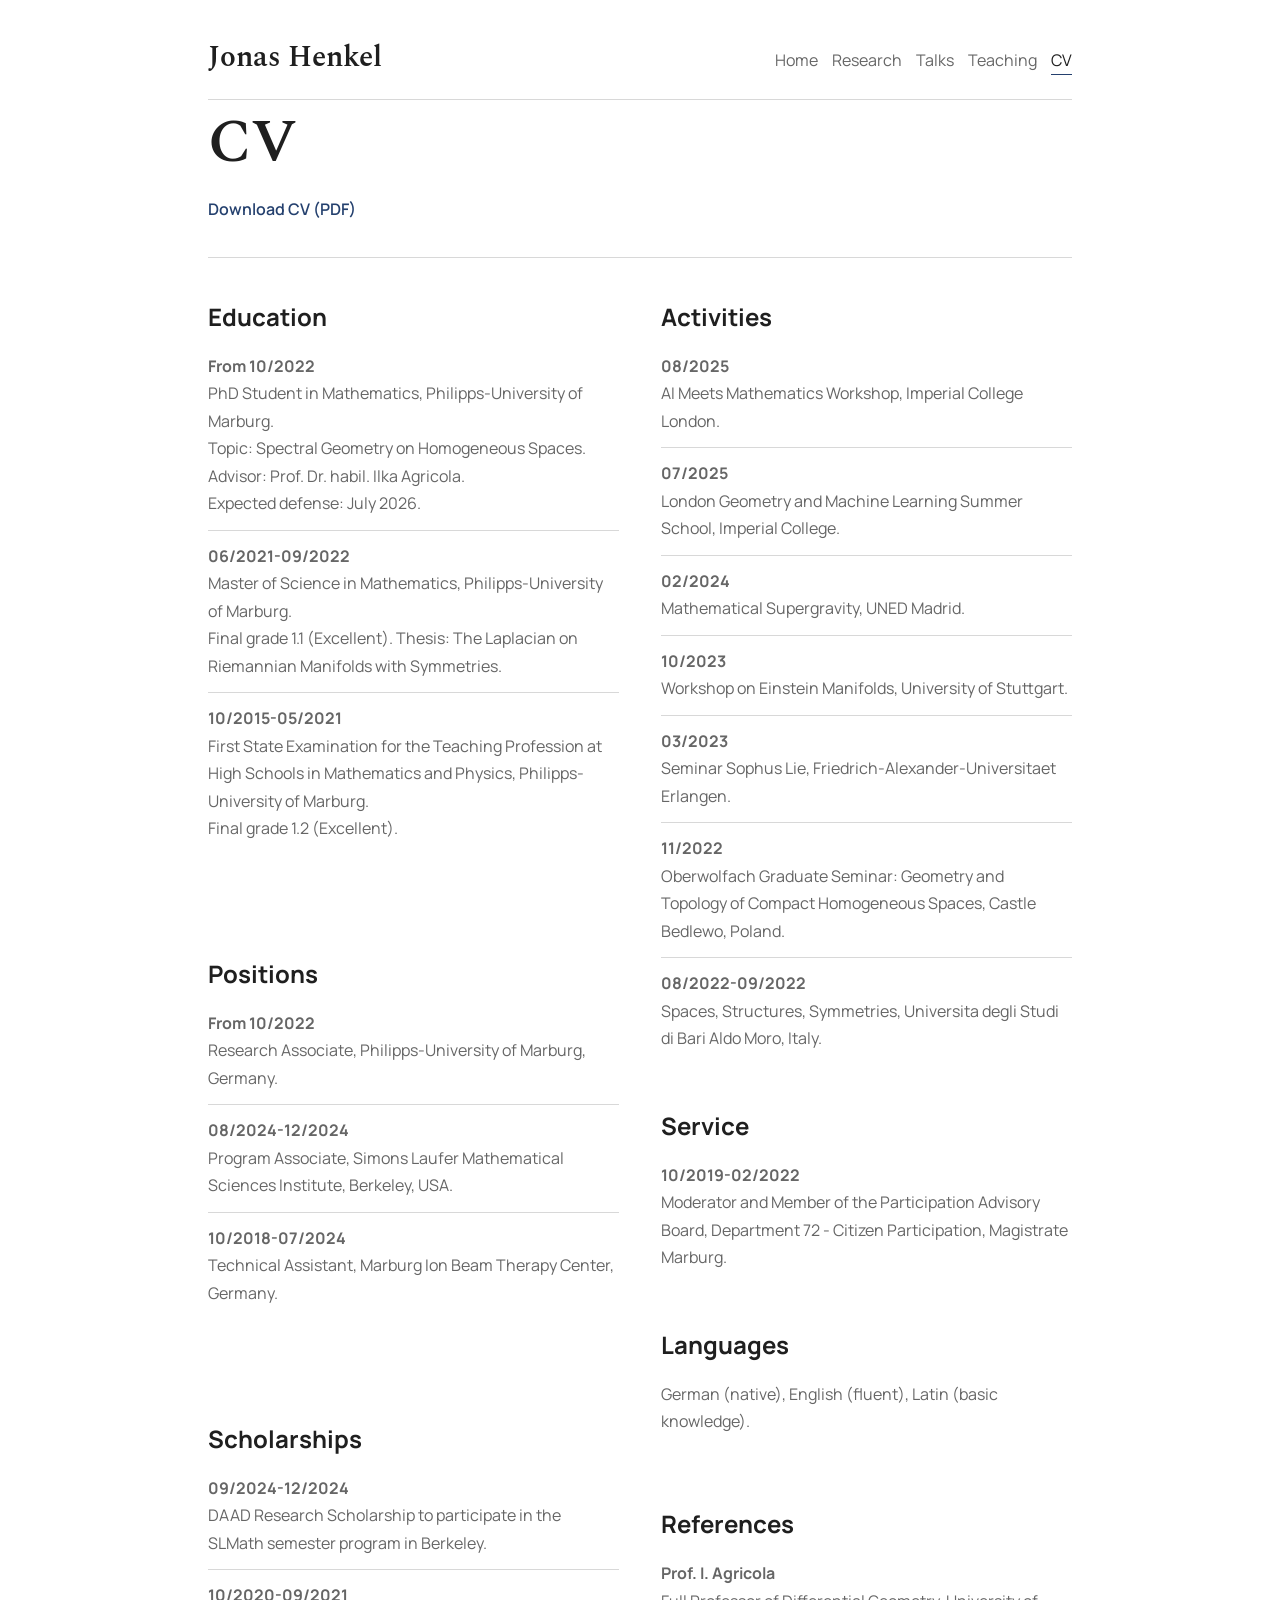
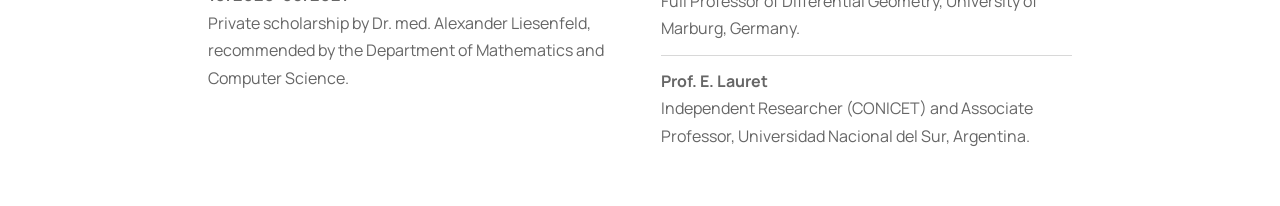
<file: cv.html>
<!DOCTYPE html>
<html lang="en">
<head>
  <meta charset="UTF-8">
  <meta name="viewport" content="width=device-width, initial-scale=1.0">
  <title>CV | Jonas Henkel</title>
  <meta name="description" content="Curriculum vitae of Jonas Henkel.">
  <link rel="preconnect" href="https://fonts.googleapis.com">
  <link rel="preconnect" href="https://fonts.gstatic.com" crossorigin>
  <link href="https://fonts.googleapis.com/css2?family=Spectral:wght@400;500;600;700&family=Manrope:wght@400;500;600;700&display=swap" rel="stylesheet">
  <link rel="stylesheet" href="styles.css">
</head>
<body>
  <div class="site-shell">
    <header class="site-header">
      <a class="wordmark" href="index.html">Jonas Henkel</a>
      <nav class="site-nav" aria-label="Primary">
        <a href="index.html">Home</a>
        <a href="research.html">Research</a>
        <a href="talks.html">Talks</a>
        <a href="teaching.html">Teaching</a>
        <a class="active" href="cv.html">CV</a>
      </nav>
    </header>

    <main class="page">
      <section class="page-intro">
        <h1>CV</h1>
        <div class="hero-actions page-actions">
          <a class="button" href="assets/jonas-henkel-cv.pdf" target="_blank" rel="noopener noreferrer">Download CV (PDF)</a>
        </div>
      </section>

      <section class="cv-grid">
        <div class="cv-column">
          <section class="content-block">
            <h2>Education</h2>
            <ul class="stack-list">
              <li>
                <strong>From 10/2022</strong><br>
                PhD Student in Mathematics, Philipps-University of Marburg.<br>
                Topic: Spectral Geometry on Homogeneous Spaces. Advisor: Prof. Dr. habil. Ilka Agricola.<br>
                Expected defense: July 2026.
              </li>
              <li>
                <strong>06/2021-09/2022</strong><br>
                Master of Science in Mathematics, Philipps-University of Marburg.<br>
                Final grade 1.1 (Excellent). Thesis: The Laplacian on Riemannian Manifolds with Symmetries.
              </li>
              <li>
                <strong>10/2015-05/2021</strong><br>
                First State Examination for the Teaching Profession at High Schools in Mathematics and Physics,
                Philipps-University of Marburg.<br>
                Final grade 1.2 (Excellent).
              </li>
            </ul>
          </section>

          <section class="content-block">
            <h2>Positions</h2>
            <ul class="stack-list">
              <li>
                <strong>From 10/2022</strong><br>
                Research Associate, Philipps-University of Marburg, Germany.
              </li>
              <li>
                <strong>08/2024-12/2024</strong><br>
                Program Associate, Simons Laufer Mathematical Sciences Institute, Berkeley, USA.
              </li>
              <li>
                <strong>10/2018-07/2024</strong><br>
                Technical Assistant, Marburg Ion Beam Therapy Center, Germany.
              </li>
            </ul>
          </section>

          <section class="content-block">
            <h2>Scholarships</h2>
            <ul class="stack-list">
              <li>
                <strong>09/2024-12/2024</strong><br>
                DAAD Research Scholarship to participate in the SLMath semester program in Berkeley.
              </li>
              <li>
                <strong>10/2020-09/2021</strong><br>
                Private scholarship by Dr. med. Alexander Liesenfeld, recommended by the Department of Mathematics and Computer Science.
              </li>
            </ul>
          </section>
        </div>

        <div class="cv-column">
          <section class="content-block">
            <h2>Activities</h2>
            <ul class="stack-list">
              <li><strong>08/2025</strong><br>AI Meets Mathematics Workshop, Imperial College London.</li>
              <li><strong>07/2025</strong><br>London Geometry and Machine Learning Summer School, Imperial College.</li>
              <li><strong>02/2024</strong><br>Mathematical Supergravity, UNED Madrid.</li>
              <li><strong>10/2023</strong><br>Workshop on Einstein Manifolds, University of Stuttgart.</li>
              <li><strong>03/2023</strong><br>Seminar Sophus Lie, Friedrich-Alexander-Universitaet Erlangen.</li>
              <li><strong>11/2022</strong><br>Oberwolfach Graduate Seminar: Geometry and Topology of Compact Homogeneous Spaces, Castle Bedlewo, Poland.</li>
              <li><strong>08/2022-09/2022</strong><br>Spaces, Structures, Symmetries, Universita degli Studi di Bari Aldo Moro, Italy.</li>
            </ul>
          </section>

          <section class="content-block">
            <h2>Service</h2>
            <ul class="stack-list">
              <li>
                <strong>10/2019-02/2022</strong><br>
                Moderator and Member of the Participation Advisory Board, Department 72 - Citizen Participation, Magistrate Marburg.
              </li>
            </ul>
          </section>

          <section class="content-block">
            <h2>Languages</h2>
            <p>German (native), English (fluent), Latin (basic knowledge).</p>
          </section>

          <section class="content-block">
            <h2>References</h2>
            <ul class="stack-list">
              <li>
                <strong>Prof. I. Agricola</strong><br>
                Full Professor of Differential Geometry, University of Marburg, Germany.
              </li>
              <li>
                <strong>Prof. E. Lauret</strong><br>
                Independent Researcher (CONICET) and Associate Professor, Universidad Nacional del Sur, Argentina.
              </li>
            </ul>
          </section>
        </div>
      </section>
    </main>
  </div>
</body>
</html>
</file>
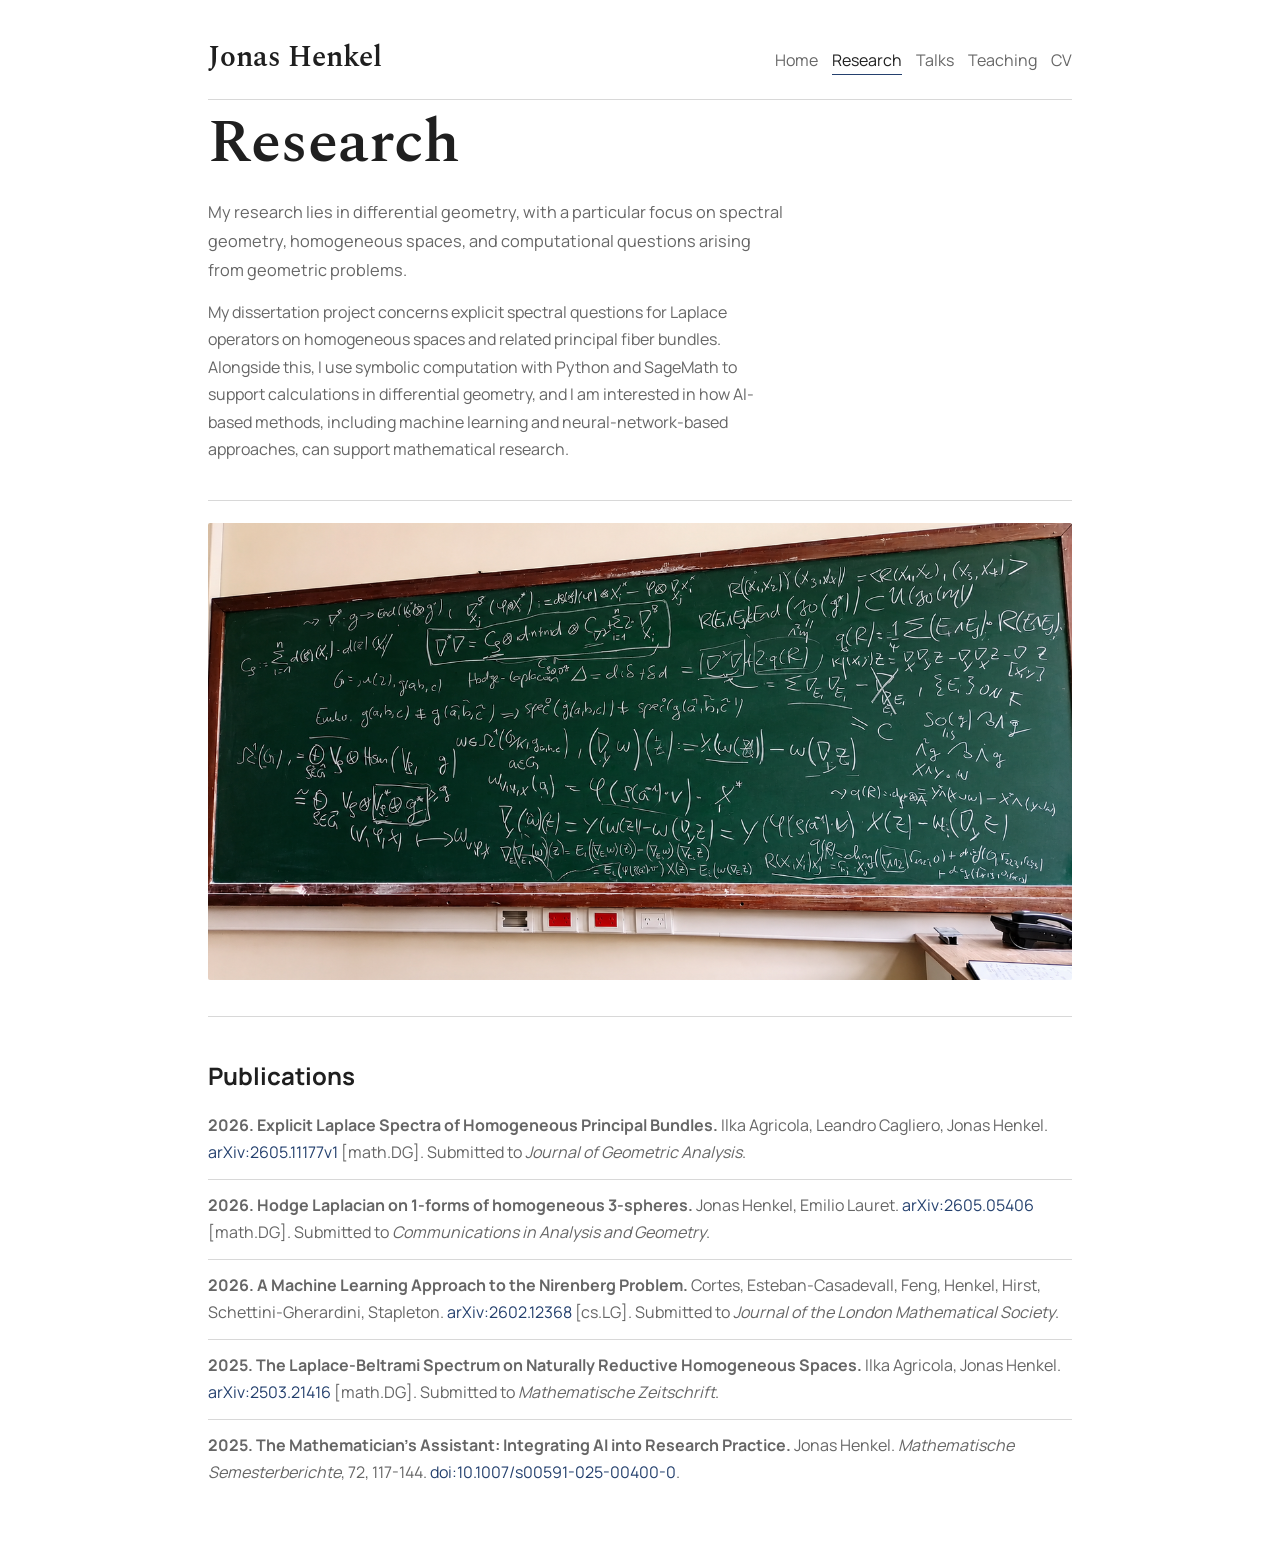
<file: research.html>
<!DOCTYPE html>
<html lang="en">
<head>
  <meta charset="UTF-8">
  <meta name="viewport" content="width=device-width, initial-scale=1.0">
  <title>Research | Jonas Henkel</title>
  <meta name="description" content="Research and publications by Jonas Henkel.">
  <link rel="preconnect" href="https://fonts.googleapis.com">
  <link rel="preconnect" href="https://fonts.gstatic.com" crossorigin>
  <link href="https://fonts.googleapis.com/css2?family=Spectral:wght@400;500;600;700&family=Manrope:wght@400;500;600;700&display=swap" rel="stylesheet">
  <link rel="stylesheet" href="styles.css">
</head>
<body>
  <div class="site-shell">
    <header class="site-header">
      <a class="wordmark" href="index.html">Jonas Henkel</a>
      <nav class="site-nav" aria-label="Primary">
        <a href="index.html">Home</a>
        <a class="active" href="research.html">Research</a>
        <a href="talks.html">Talks</a>
        <a href="teaching.html">Teaching</a>
        <a href="cv.html">CV</a>
      </nav>
    </header>

    <main class="page">
      <section class="page-intro">
        <h1>Research</h1>
        <p class="lede">
          My research lies in differential geometry, with a particular focus on spectral geometry,
          homogeneous spaces, and computational questions arising from geometric problems.
        </p>
        <p class="hero-note">
          My dissertation project concerns explicit spectral questions for Laplace operators on homogeneous
          spaces and related principal fiber bundles. Alongside this, I use symbolic computation with Python and
          SageMath to support calculations in differential geometry, and I am interested in how AI-based methods,
          including machine learning and neural-network-based approaches, can support mathematical research.
        </p>
      </section>

      <figure class="page-figure">
        <img src="assets/research/blackboard.png" alt="Blackboard covered with notes and formulas in differential geometry">
      </figure>

      <section class="content-block">
        <h2>Publications</h2>
        <ul class="stack-list">
          <li>
            <strong>2026. Explicit Laplace Spectra of Homogeneous Principal Bundles.</strong>
            Ilka Agricola, Leandro Cagliero, Jonas Henkel.
            <a class="inline-link" href="https://arxiv.org/abs/2605.11177" target="_blank" rel="noopener noreferrer">arXiv:2605.11177v1</a> [math.DG].
            Submitted to <em>Journal of Geometric Analysis</em>.
          </li>
          <li>
            <strong>2026. Hodge Laplacian on 1-forms of homogeneous 3-spheres.</strong>
            Jonas Henkel, Emilio Lauret. <a class="inline-link" href="https://arxiv.org/abs/2605.05406" target="_blank" rel="noopener noreferrer">arXiv:2605.05406</a> [math.DG].
            Submitted to <em>Communications in Analysis and Geometry</em>.
          </li>
          <li>
            <strong>2026. A Machine Learning Approach to the Nirenberg Problem.</strong>
            Cortes, Esteban-Casadevall, Feng, Henkel, Hirst, Schettini-Gherardini, Stapleton.
            <a class="inline-link" href="https://arxiv.org/abs/2602.12368" target="_blank" rel="noopener noreferrer">arXiv:2602.12368</a> [cs.LG].
            Submitted to <em>Journal of the London Mathematical Society</em>.
          </li>
          <li>
            <strong>2025. The Laplace-Beltrami Spectrum on Naturally Reductive Homogeneous Spaces.</strong>
            Ilka Agricola, Jonas Henkel. <a class="inline-link" href="https://arxiv.org/abs/2503.21416" target="_blank" rel="noopener noreferrer">arXiv:2503.21416</a> [math.DG].
            Submitted to <em>Mathematische Zeitschrift</em>.
          </li>
          <li>
            <strong>2025. The Mathematician's Assistant: Integrating AI into Research Practice.</strong>
            Jonas Henkel. <em>Mathematische Semesterberichte</em>, 72, 117-144.
            <a class="inline-link" href="https://doi.org/10.1007/s00591-025-00400-0" target="_blank" rel="noopener noreferrer">doi:10.1007/s00591-025-00400-0</a>.
          </li>
        </ul>
      </section>
    </main>
  </div>
</body>
</html>
</file>
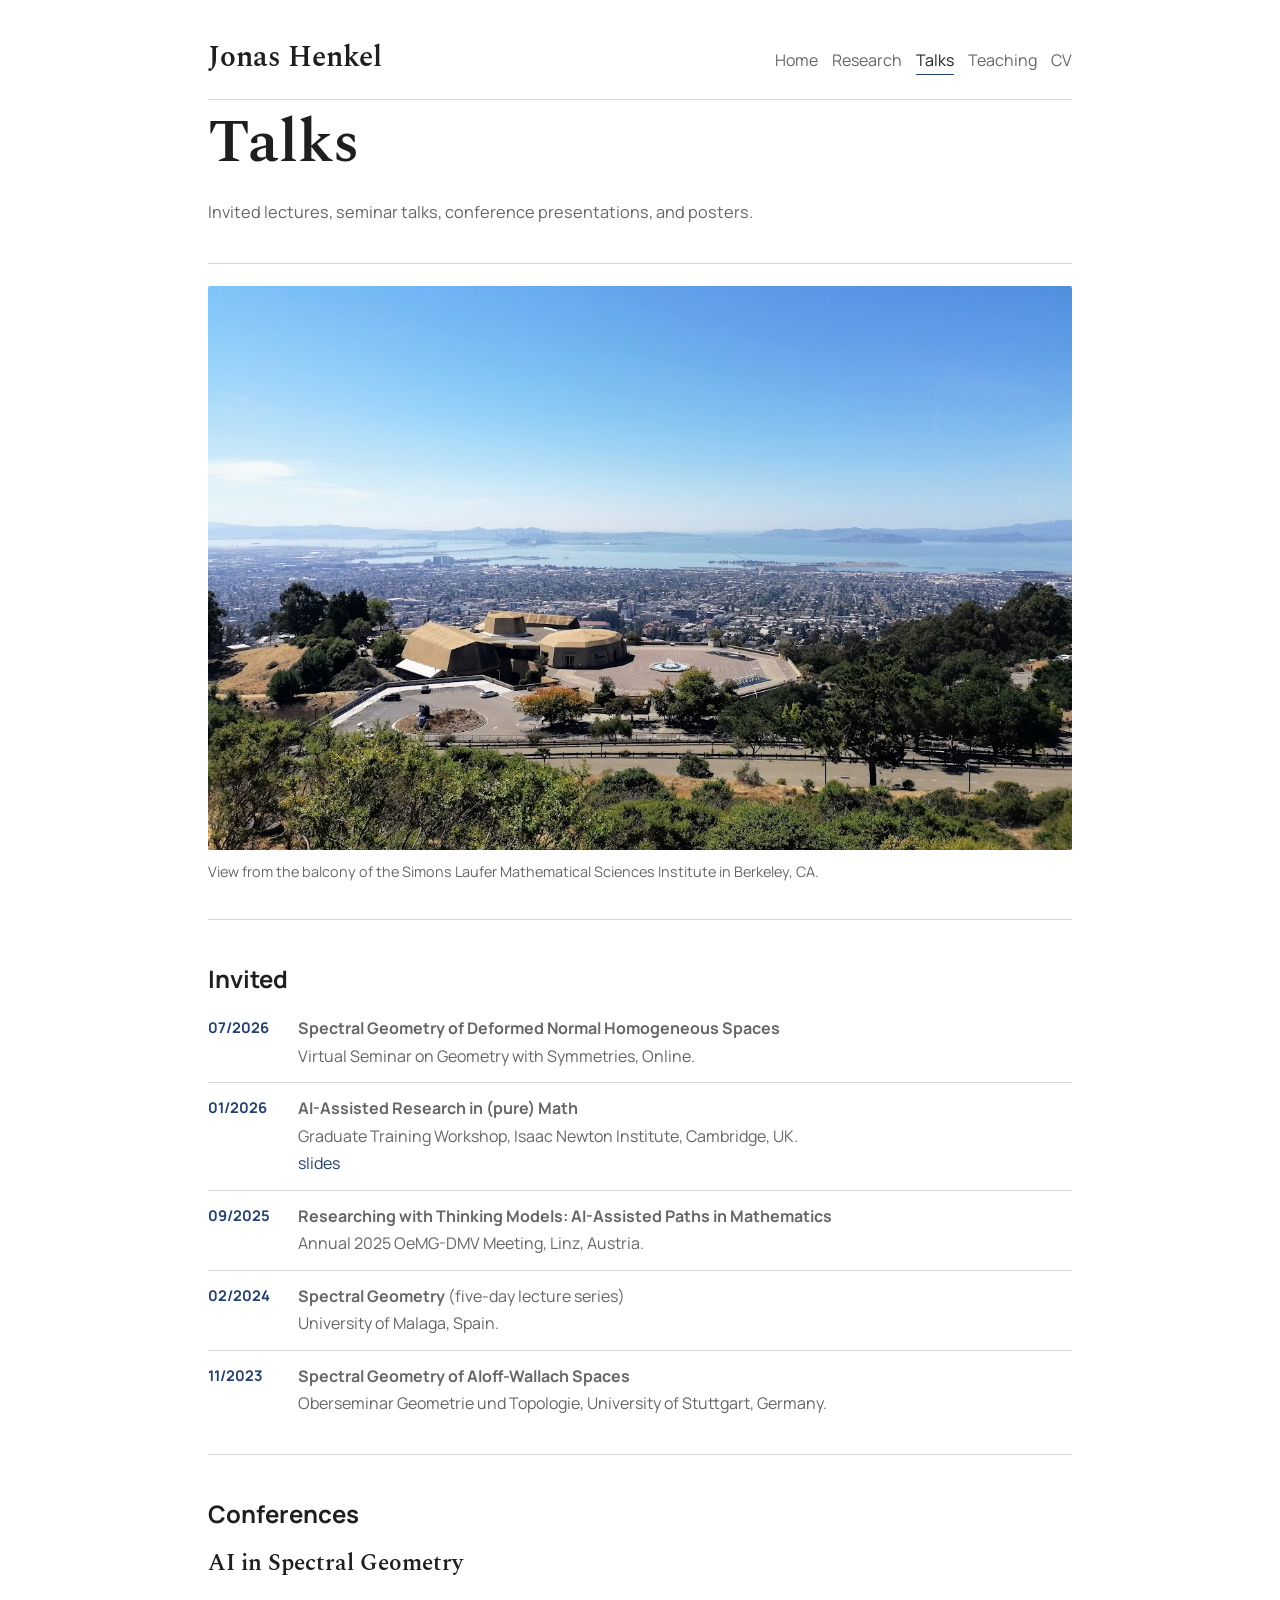
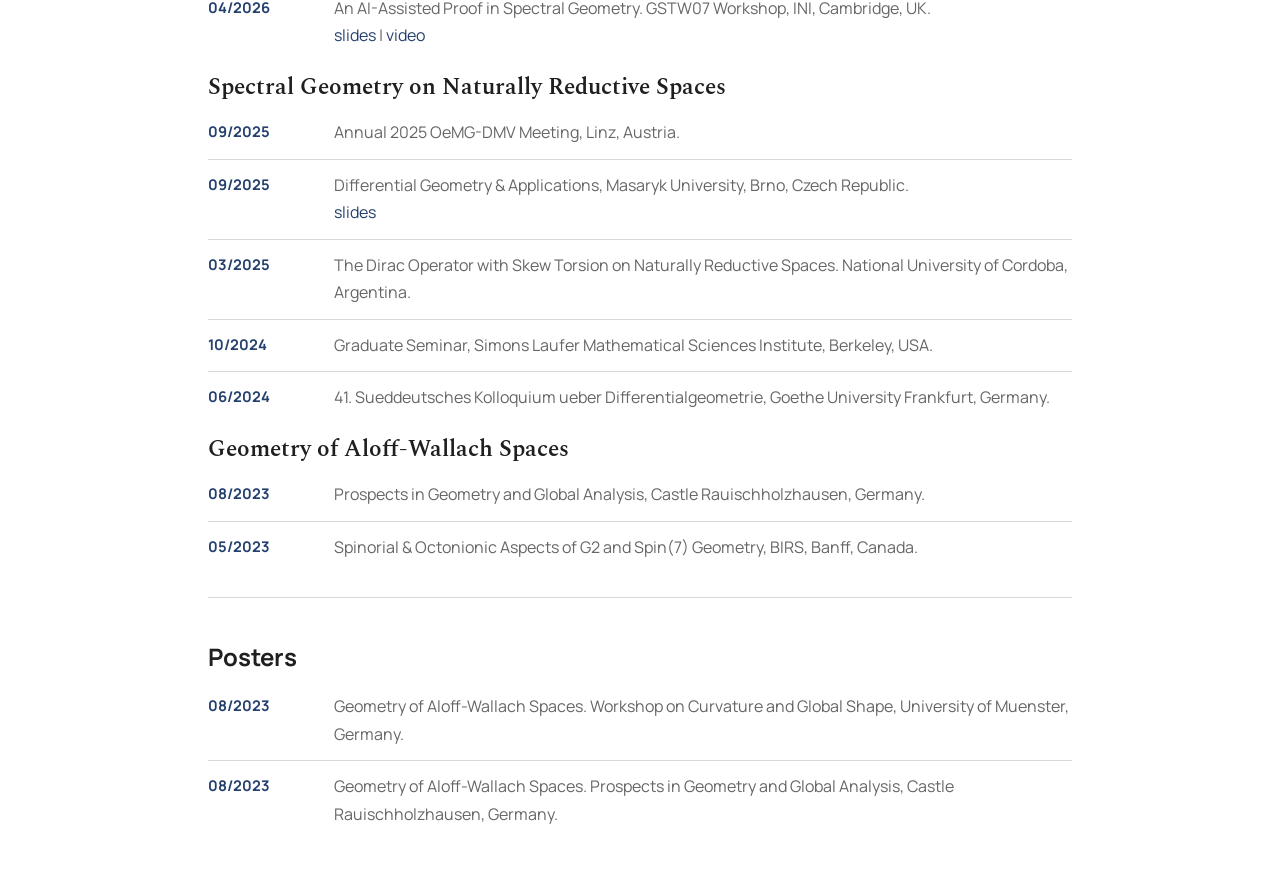
<file: talks.html>
<!DOCTYPE html>
<html lang="en">
<head>
  <meta charset="UTF-8">
  <meta name="viewport" content="width=device-width, initial-scale=1.0">
  <title>Talks | Jonas Henkel</title>
  <meta name="description" content="Talks and presentations by Jonas Henkel.">
  <link rel="preconnect" href="https://fonts.googleapis.com">
  <link rel="preconnect" href="https://fonts.gstatic.com" crossorigin>
  <link href="https://fonts.googleapis.com/css2?family=Spectral:wght@400;500;600;700&family=Manrope:wght@400;500;600;700&display=swap" rel="stylesheet">
  <link rel="stylesheet" href="styles.css">
</head>
<body>
  <div class="site-shell">
    <header class="site-header">
      <a class="wordmark" href="index.html">Jonas Henkel</a>
      <nav class="site-nav" aria-label="Primary">
        <a href="index.html">Home</a>
        <a href="research.html">Research</a>
        <a class="active" href="talks.html">Talks</a>
        <a href="teaching.html">Teaching</a>
        <a href="cv.html">CV</a>
      </nav>
    </header>

    <main class="page">
      <section class="page-intro">
        <h1>Talks</h1>
        <p class="lede">
          Invited lectures, seminar talks, conference presentations, and posters.
        </p>
      </section>

      <figure class="page-figure">
        <img src="assets/talks/berkeley-view.png" alt="View over Berkeley and the bay from the Simons Laufer Mathematical Sciences Institute">
        <figcaption>View from the balcony of the Simons Laufer Mathematical Sciences Institute in Berkeley, CA.</figcaption>
      </figure>

      <section class="content-block">
        <h2>Invited</h2>
        <ul class="timeline">
          <li>
            <span class="timeline-date">07/2026</span>
            <div>
              <strong>Spectral Geometry of Deformed Normal Homogeneous Spaces</strong><br>
              Virtual Seminar on Geometry with Symmetries, Online.
            </div>
          </li>
          <li>
            <span class="timeline-date">01/2026</span>
            <div>
              <strong>AI-Assisted Research in (pure) Math</strong><br>
              Graduate Training Workshop, Isaac Newton Institute, Cambridge, UK.<br>
              <span class="muted"><a class="inline-link" href="assets/talks/ai-assisted-research-in-pure-math.pdf" target="_blank" rel="noopener noreferrer">slides</a></span>
            </div>
          </li>
          <li>
            <span class="timeline-date">09/2025</span>
            <div>
              <strong>Researching with Thinking Models: AI-Assisted Paths in Mathematics</strong><br>
              Annual 2025 OeMG-DMV Meeting, Linz, Austria.
            </div>
          </li>
          <li>
            <span class="timeline-date">02/2024</span>
            <div>
              <strong>Spectral Geometry</strong> (five-day lecture series)<br>
              University of Malaga, Spain.
            </div>
          </li>
          <li>
            <span class="timeline-date">11/2023</span>
            <div>
              <strong>Spectral Geometry of Aloff-Wallach Spaces</strong><br>
              Oberseminar Geometrie und Topologie, University of Stuttgart, Germany.
            </div>
          </li>
        </ul>
      </section>

      <section class="content-block">
        <h2>Conferences</h2>
        <div class="topic-group">
          <h2>AI in Spectral Geometry</h2>
          <ul class="timeline compact">
            <li>
              <span class="timeline-date">04/2026</span>
              <div>An AI-Assisted Proof in Spectral Geometry. GSTW07 Workshop, INI, Cambridge, UK.<br><span class="muted"><a class="inline-link" href="assets/talks/ai-assisted-proof-in-spectral-geometry.pdf" target="_blank" rel="noopener noreferrer">slides</a> | <a class="inline-link" href="https://www.youtube.com/watch?v=I0d98hQvxKE" target="_blank" rel="noopener noreferrer">video</a></span></div>
            </li>
          </ul>
        </div>

        <div class="topic-group">
          <h2>Spectral Geometry on Naturally Reductive Spaces</h2>
          <ul class="timeline compact">
            <li>
              <span class="timeline-date">09/2025</span>
              <div>Annual 2025 OeMG-DMV Meeting, Linz, Austria.</div>
            </li>
            <li>
              <span class="timeline-date">09/2025</span>
              <div>Differential Geometry &amp; Applications, Masaryk University, Brno, Czech Republic.<br><span class="muted"><a class="inline-link" href="assets/talks/spectral-geometry-brno.pdf" target="_blank" rel="noopener noreferrer">slides</a></span></div>
            </li>
            <li>
              <span class="timeline-date">03/2025</span>
              <div>The Dirac Operator with Skew Torsion on Naturally Reductive Spaces. National University of Cordoba, Argentina.</div>
            </li>
            <li>
              <span class="timeline-date">10/2024</span>
              <div>Graduate Seminar, Simons Laufer Mathematical Sciences Institute, Berkeley, USA.</div>
            </li>
            <li>
              <span class="timeline-date">06/2024</span>
              <div>41. Sueddeutsches Kolloquium ueber Differentialgeometrie, Goethe University Frankfurt, Germany.</div>
            </li>
          </ul>
        </div>

        <div class="topic-group">
          <h2>Geometry of Aloff-Wallach Spaces</h2>
          <ul class="timeline compact">
            <li>
              <span class="timeline-date">08/2023</span>
              <div>Prospects in Geometry and Global Analysis, Castle Rauischholzhausen, Germany.</div>
            </li>
            <li>
              <span class="timeline-date">05/2023</span>
              <div>Spinorial &amp; Octonionic Aspects of G2 and Spin(7) Geometry, BIRS, Banff, Canada.</div>
            </li>
          </ul>
        </div>
      </section>

      <section class="content-block">
        <h2>Posters</h2>
        <ul class="timeline compact">
          <li>
            <span class="timeline-date">08/2023</span>
            <div>Geometry of Aloff-Wallach Spaces. Workshop on Curvature and Global Shape, University of Muenster, Germany.</div>
          </li>
          <li>
            <span class="timeline-date">08/2023</span>
            <div>Geometry of Aloff-Wallach Spaces. Prospects in Geometry and Global Analysis, Castle Rauischholzhausen, Germany.</div>
          </li>
        </ul>
      </section>
    </main>
  </div>
</body>
</html>
</file>
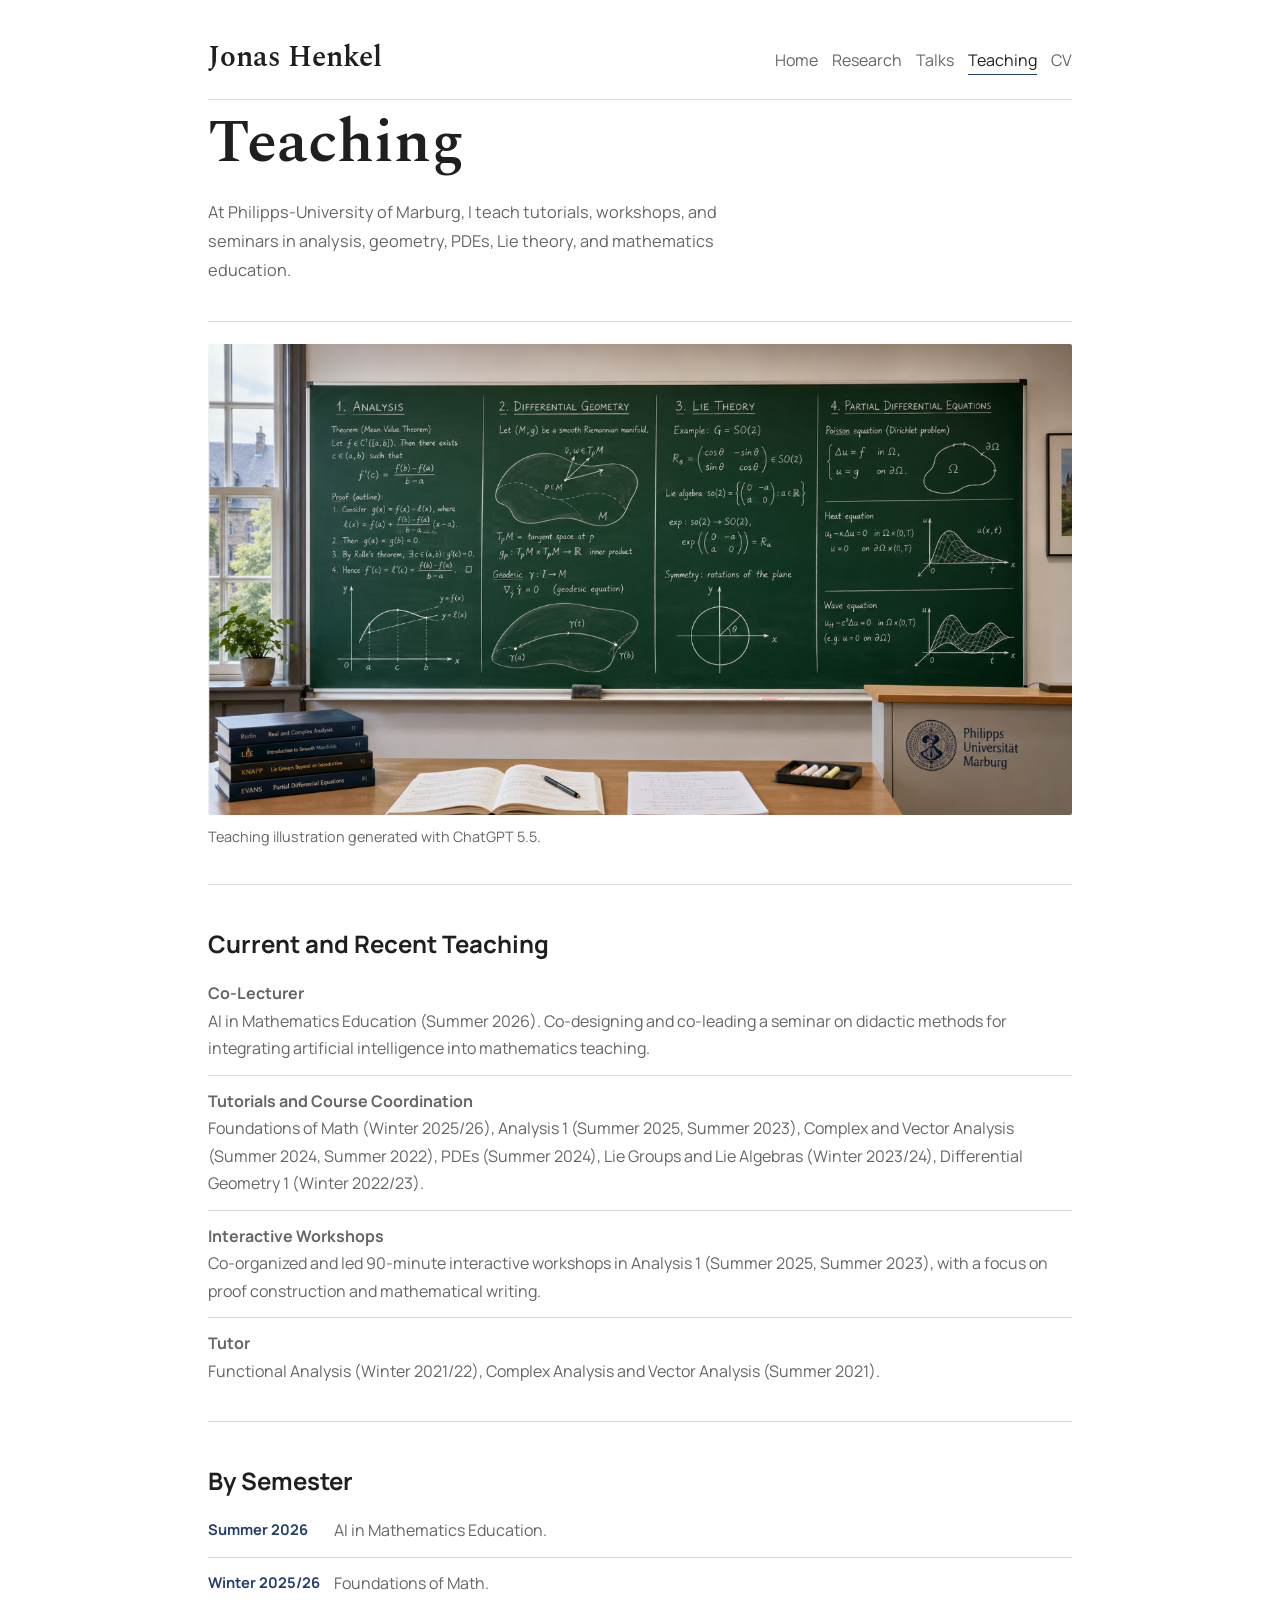
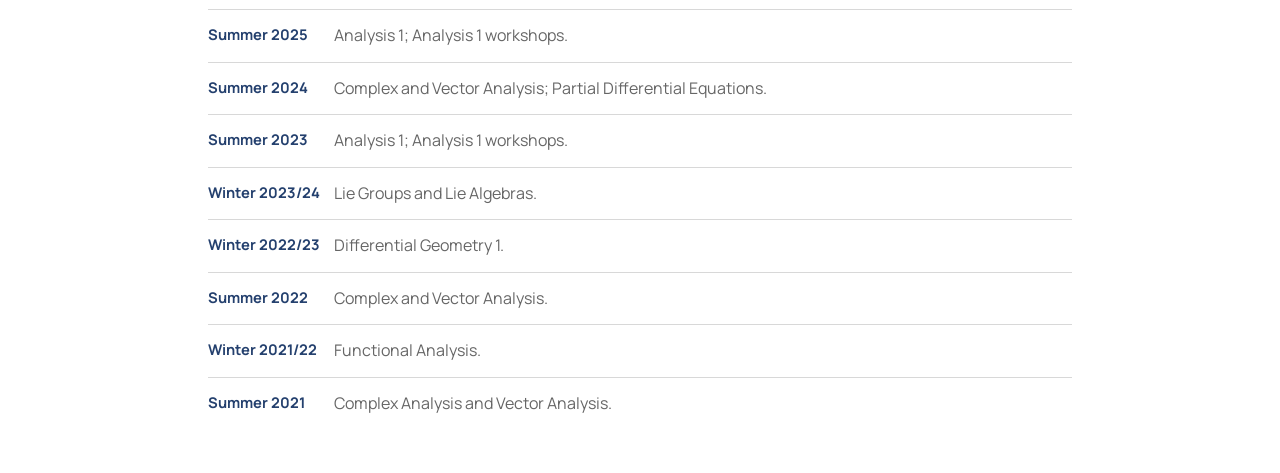
<file: teaching.html>
<!DOCTYPE html>
<html lang="en">
<head>
  <meta charset="UTF-8">
  <meta name="viewport" content="width=device-width, initial-scale=1.0">
  <title>Teaching | Jonas Henkel</title>
  <meta name="description" content="Teaching by Jonas Henkel.">
  <link rel="preconnect" href="https://fonts.googleapis.com">
  <link rel="preconnect" href="https://fonts.gstatic.com" crossorigin>
  <link href="https://fonts.googleapis.com/css2?family=Spectral:wght@400;500;600;700&family=Manrope:wght@400;500;600;700&display=swap" rel="stylesheet">
  <link rel="stylesheet" href="styles.css">
</head>
<body>
  <div class="site-shell">
    <header class="site-header">
      <a class="wordmark" href="index.html">Jonas Henkel</a>
      <nav class="site-nav" aria-label="Primary">
        <a href="index.html">Home</a>
        <a href="research.html">Research</a>
        <a href="talks.html">Talks</a>
        <a class="active" href="teaching.html">Teaching</a>
        <a href="cv.html">CV</a>
      </nav>
    </header>

    <main class="page">
      <section class="page-intro">
        <h1>Teaching</h1>
        <p class="lede">
          At Philipps-University of Marburg, I teach tutorials, workshops, and seminars in analysis,
          geometry, PDEs, Lie theory, and mathematics education.
        </p>
      </section>

      <figure class="page-figure">
        <img src="assets/teaching/teaching-illustration.png" alt="Illustration of a classroom blackboard with topics from analysis, differential geometry, Lie theory, and partial differential equations">
        <figcaption>Teaching illustration generated with ChatGPT 5.5.</figcaption>
      </figure>

      <section class="content-block">
        <h2>Current and Recent Teaching</h2>
        <ul class="stack-list">
          <li>
            <strong>Co-Lecturer</strong><br>
            AI in Mathematics Education (Summer 2026). Co-designing and co-leading a seminar on didactic methods
            for integrating artificial intelligence into mathematics teaching.
          </li>
          <li>
            <strong>Tutorials and Course Coordination</strong><br>
            Foundations of Math (Winter 2025/26), Analysis 1 (Summer 2025, Summer 2023),
            Complex and Vector Analysis (Summer 2024, Summer 2022), PDEs (Summer 2024),
            Lie Groups and Lie Algebras (Winter 2023/24), Differential Geometry 1 (Winter 2022/23).
          </li>
          <li>
            <strong>Interactive Workshops</strong><br>
            Co-organized and led 90-minute interactive workshops in Analysis 1
            (Summer 2025, Summer 2023), with a focus on proof construction and mathematical writing.
          </li>
          <li>
            <strong>Tutor</strong><br>
            Functional Analysis (Winter 2021/22), Complex Analysis and Vector Analysis (Summer 2021).
          </li>
        </ul>
      </section>

      <section class="content-block">
        <h2>By Semester</h2>
        <ul class="timeline compact">
          <li>
            <span class="timeline-date">Summer 2026</span>
            <div>AI in Mathematics Education.</div>
          </li>
          <li>
            <span class="timeline-date">Winter 2025/26</span>
            <div>Foundations of Math.</div>
          </li>
          <li>
            <span class="timeline-date">Summer 2025</span>
            <div>Analysis 1; Analysis 1 workshops.</div>
          </li>
          <li>
            <span class="timeline-date">Summer 2024</span>
            <div>Complex and Vector Analysis; Partial Differential Equations.</div>
          </li>
          <li>
            <span class="timeline-date">Summer 2023</span>
            <div>Analysis 1; Analysis 1 workshops.</div>
          </li>
          <li>
            <span class="timeline-date">Winter 2023/24</span>
            <div>Lie Groups and Lie Algebras.</div>
          </li>
          <li>
            <span class="timeline-date">Winter 2022/23</span>
            <div>Differential Geometry 1.</div>
          </li>
          <li>
            <span class="timeline-date">Summer 2022</span>
            <div>Complex and Vector Analysis.</div>
          </li>
          <li>
            <span class="timeline-date">Winter 2021/22</span>
            <div>Functional Analysis.</div>
          </li>
          <li>
            <span class="timeline-date">Summer 2021</span>
            <div>Complex Analysis and Vector Analysis.</div>
          </li>
        </ul>
      </section>
    </main>
  </div>
</body>
</html>
</file>
<file: styles.css>
:root {
  --text: #1f1f1f;
  --muted: #666666;
  --line: #d8d8d8;
  --accent: #24406e;
  --max-width: 920px;
}

* {
  box-sizing: border-box;
}

html {
  scroll-behavior: smooth;
}

body {
  margin: 0;
  min-height: 100vh;
  font-family: "Manrope", sans-serif;
  color: var(--text);
  background: #ffffff;
}

a {
  color: inherit;
}

.site-shell {
  max-width: var(--max-width);
  margin: 0 auto;
  padding: 36px 28px 56px;
}

.site-header {
  display: flex;
  justify-content: space-between;
  align-items: baseline;
  gap: 20px;
  padding: 0 0 20px;
  border-bottom: 1px solid var(--line);
}

.wordmark {
  font-family: "Spectral", serif;
  font-size: 1.8rem;
  font-weight: 600;
  text-decoration: none;
}

.site-nav {
  display: flex;
  flex-wrap: wrap;
  gap: 14px;
}

.site-nav a {
  text-decoration: none;
  color: var(--muted);
  padding: 4px 0;
  position: relative;
}

.site-nav a:hover,
.site-nav a.active {
  color: var(--text);
}

.site-nav a.active::after,
.site-nav a:hover::after {
  content: "";
  position: absolute;
  left: 0;
  right: 0;
  bottom: 0;
  height: 1px;
  background: var(--accent);
}

.page {
  display: grid;
  gap: 36px;
}

.hero,
.page-intro {
  padding: 0;
}

.page-layout {
  display: grid;
  grid-template-columns: minmax(0, 1.45fr) minmax(220px, 280px);
  gap: 40px;
  align-items: start;
}

.page-layout-home > .page-intro {
  grid-column: 1;
  grid-row: 1;
}

.page-layout-home > .page-sidebar {
  grid-column: 2;
  grid-row: 1 / span 2;
}

.page-layout-home > .home-positions {
  grid-column: 1;
  grid-row: 2;
}

.page-main {
  min-width: 0;
  display: grid;
  gap: 36px;
}

.page-main > section + section {
  padding-top: 22px;
  border-top: 1px solid var(--line);
}

.page-sidebar {
  position: sticky;
  top: 28px;
  display: grid;
  gap: 18px;
}

.page-sidebar-quiet {
  width: min(100%, 220px);
  justify-self: end;
  top: 40px;
}

.home-intro {
  padding-top: 0;
  border-top: 0;
}

.hero-layout {
  display: grid;
  grid-template-columns: minmax(0, 1.4fr) minmax(220px, 280px);
  gap: 40px;
  align-items: start;
}

.hero-copy {
  min-width: 0;
}

.hero h1,
.page-intro h1,
.panel h2,
.contact-card h2,
.topic-group h2,
.sidebar-block h2 {
  font-family: "Spectral", serif;
  font-weight: 600;
  line-height: 1.18;
  margin: 0;
}

.hero h1,
.page-intro h1 {
  max-width: none;
  font-size: clamp(2.4rem, 5vw, 3.8rem);
  margin-top: 8px;
}

.eyebrow,
.section-label {
  margin: 0;
  color: var(--muted);
  text-transform: uppercase;
  letter-spacing: 0.08em;
  font-size: 0.76rem;
  font-weight: 600;
}

.lede {
  max-width: 58ch;
  margin: 18px 0 0;
  font-size: 1.02rem;
  line-height: 1.78;
  color: var(--muted);
}

.hero-note {
  margin: 14px 0 0;
  max-width: 56ch;
  line-height: 1.72;
  color: var(--muted);
}

.hero-actions {
  display: flex;
  flex-wrap: wrap;
  gap: 18px;
  margin-top: 20px;
}

.button,
.text-link {
  display: inline;
  text-decoration: none;
  color: var(--accent);
  font-weight: 600;
  border-bottom: 1px solid transparent;
}

.button {
  padding: 0;
  background: none;
}

.button-secondary {
  color: var(--accent);
  border-bottom: 1px solid transparent;
}

.button:hover,
.button-secondary:hover,
.text-link:hover,
.inline-link:hover {
  border-bottom-color: var(--accent);
}

.page-actions {
  margin-top: 18px;
}

.grid {
  display: grid;
  gap: 28px;
}

.page > .content-block,
.page > .split-section,
.page > .grid,
.page > .cv-grid {
  padding-top: 22px;
  border-top: 1px solid var(--line);
}

.page > .page-figure {
  padding-top: 22px;
  border-top: 1px solid var(--line);
}

.two-up {
  grid-template-columns: repeat(2, minmax(0, 1fr));
}

.three-up {
  grid-template-columns: repeat(3, minmax(0, 1fr));
}

.panel,
.contact-card,
.content-block,
.topic-group,
.page-figure,
.sidebar-block {
  padding: 0;
}

.panel p,
.content-block p,
.topic-group p,
.stack-list li,
.timeline li,
.publication-list li {
  line-height: 1.72;
  color: var(--muted);
}

.panel h2,
.contact-card h2,
.topic-group h2,
.sidebar-block h2 {
  font-size: 1.45rem;
  margin: 0 0 12px;
}

.muted {
  color: var(--muted);
}

.inline-link {
  color: var(--accent);
  text-decoration: none;
  border-bottom: 1px solid transparent;
  overflow-wrap: anywhere;
}

.contact-links {
  list-style: none;
  padding: 0;
  margin: 0;
  display: grid;
  gap: 10px;
}

.contact-links li {
  margin: 0;
}

.contact-link {
  display: inline-flex;
  align-items: center;
  gap: 10px;
}

.contact-icon {
  flex: 0 0 auto;
  display: inline-flex;
  align-items: center;
  justify-content: center;
  width: 1.15rem;
  height: 1.15rem;
}

.contact-icon-svg svg {
  width: 100%;
  height: 100%;
  display: block;
  fill: currentColor;
}

.contact-icon-badge {
  border-radius: 999px;
  font-size: 0.58rem;
  font-weight: 700;
  line-height: 1;
  letter-spacing: 0.02em;
  color: #ffffff;
}

.contact-icon-orcid {
  background: #a6ce39;
}

.contact-icon-arxiv {
  background: var(--accent);
}

.hero-media {
  justify-self: end;
  width: min(100%, 280px);
}

.portrait-frame {
  padding: 0;
}

.portrait {
  display: block;
  width: 100%;
  height: auto;
  border-radius: 2px;
}

.portrait-caption {
  margin: 10px 0 0;
  font-size: 0.88rem;
  line-height: 1.6;
  color: var(--muted);
}

.page-figure {
  margin: 0;
}

.page-figure img {
  display: block;
  width: 100%;
  height: auto;
  border-radius: 2px;
}

.page-figure figcaption {
  margin-top: 10px;
  font-size: 0.9rem;
  line-height: 1.6;
  color: var(--muted);
}

.split-section {
  display: grid;
  grid-template-columns: minmax(0, 1.55fr) minmax(220px, 0.85fr);
  gap: 42px;
  align-items: start;
}

.publication-list,
.stack-list,
.timeline {
  list-style: none;
  padding: 0;
  margin: 18px 0 0;
}

.publication-list li,
.timeline li {
  display: grid;
  grid-template-columns: 76px minmax(0, 1fr);
  gap: 14px;
  padding: 12px 0;
  border-bottom: 1px solid var(--line);
}

.publication-list li:last-child,
.timeline li:last-child {
  border-bottom: 0;
  padding-bottom: 0;
}

.pub-year,
.timeline-date {
  color: var(--accent);
  font-weight: 700;
  font-size: 0.92rem;
}

.stack-list li {
  padding: 12px 0;
  border-bottom: 1px solid var(--line);
}

.stack-list li:first-child,
.timeline li:first-child,
.publication-list li:first-child {
  padding-top: 0;
}

.stack-list li:last-child {
  border-bottom: 0;
  padding-bottom: 0;
}

.timeline.compact li {
  grid-template-columns: 112px minmax(0, 1fr);
}

.topic-group + .topic-group {
  margin-top: 24px;
}

.cv-grid {
  display: grid;
  grid-template-columns: repeat(2, minmax(0, 1fr));
  gap: 42px;
}

.cv-column {
  display: grid;
  gap: 36px;
}

@media (max-width: 860px) {
  .site-header,
  .page-layout,
  .hero-layout,
  .split-section,
  .two-up,
  .three-up,
  .cv-grid {
    grid-template-columns: 1fr;
    display: grid;
  }

  .site-header {
    justify-content: start;
    align-items: flex-start;
    gap: 10px;
  }

  .site-nav {
    width: 100%;
    gap: 8px 14px;
  }

  .hero h1,
  .page-intro h1 {
    max-width: none;
  }

  .page {
    gap: 28px;
  }

  .page-main {
    gap: 30px;
  }

  .hero-media {
    justify-self: start;
    width: min(100%, 260px);
  }

  .page-sidebar {
    position: static;
  }

  .page-layout-home > .page-intro,
  .page-layout-home > .page-sidebar,
  .page-layout-home > .home-positions {
    grid-column: auto;
    grid-row: auto;
  }

  .page-home .page-sidebar {
    width: min(100%, 240px);
    gap: 14px;
  }
}

@media (max-width: 640px) {
  .site-shell {
    padding: 22px 16px 40px;
  }

  .site-header {
    padding-bottom: 16px;
  }

  .wordmark {
    font-size: 1.55rem;
  }

  .site-nav {
    gap: 6px 12px;
  }

  .site-nav a {
    padding: 6px 0;
    font-size: 0.92rem;
  }

  .publication-list li,
  .timeline li,
  .timeline.compact li {
    grid-template-columns: 1fr;
    gap: 8px;
  }

  .hero h1,
  .page-intro h1 {
    font-size: clamp(2rem, 10.5vw, 2.7rem);
    line-height: 1.12;
  }

  .lede {
    margin-top: 14px;
    font-size: 0.97rem;
    line-height: 1.68;
  }

  .hero-note {
    line-height: 1.64;
  }

  .page {
    gap: 24px;
  }

  .page-main,
  .cv-column {
    gap: 28px;
  }

  .page-main > section + section,
  .page > .content-block,
  .page > .split-section,
  .page > .grid,
  .page > .cv-grid,
  .page > .page-figure {
    padding-top: 18px;
  }

  .stack-list li,
  .timeline li,
  .publication-list li {
    padding: 14px 0;
  }

  .timeline-date,
  .pub-year {
    display: block;
    margin-bottom: 2px;
  }

  .cv-grid {
    gap: 28px;
  }

  .page-home .portrait-frame {
    width: min(100%, 220px);
  }
}
</file>
